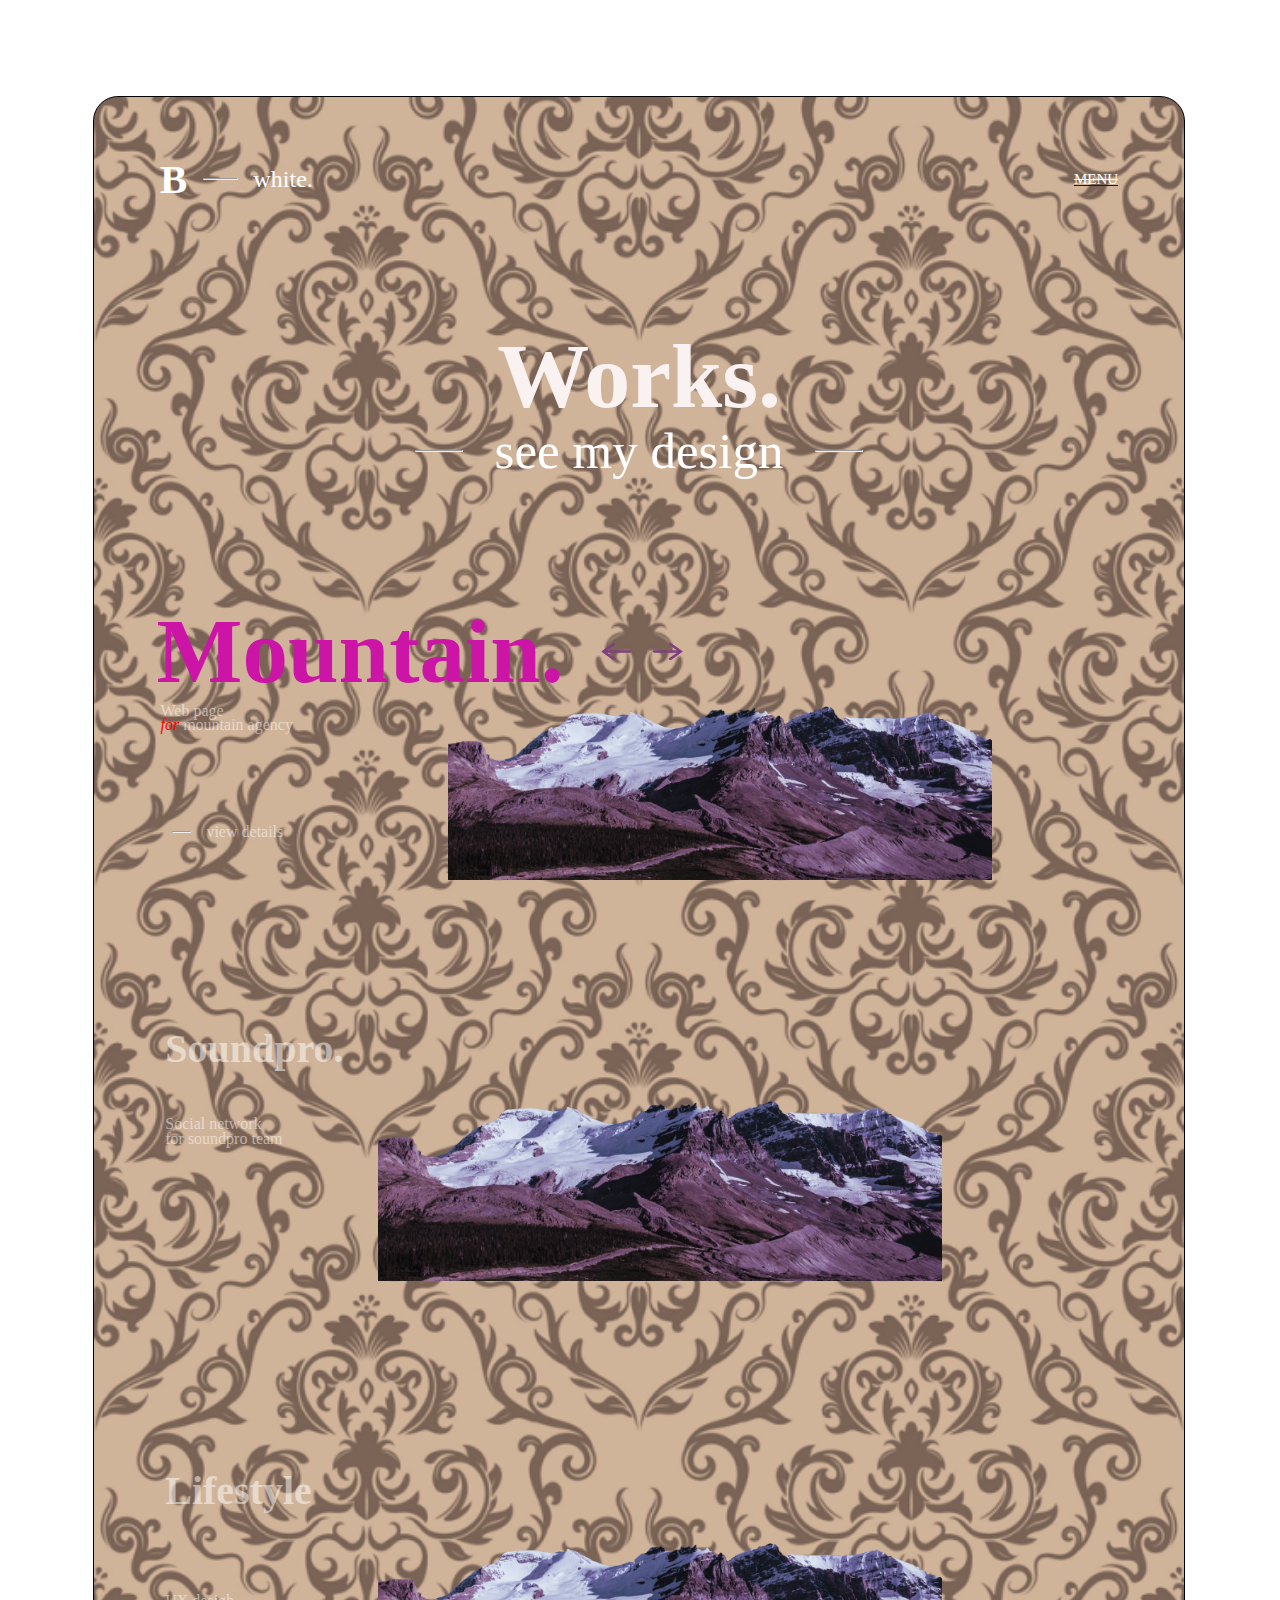
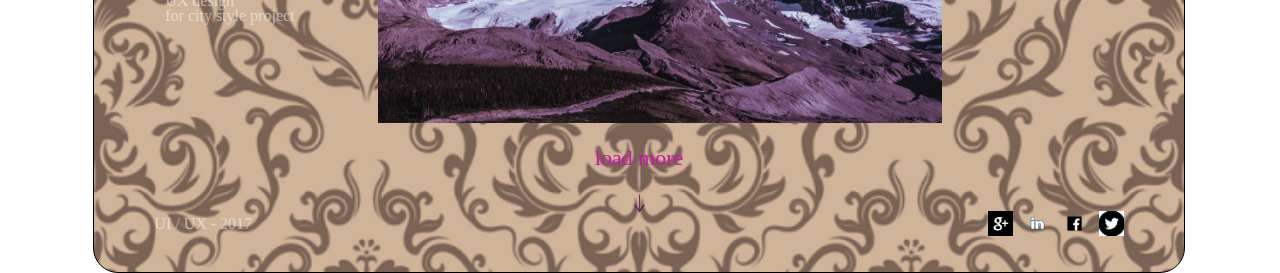
<file: index.html>
<!DOCTYPE html>
<html lang="en">

<head>
    <meta charset="UTF-8">
    <meta name="viewport" content="width=device-width, initial-scale=1.0">
    <meta http-equiv="X-UA-Compatible" content="ie=edge">
    <title>Document</title>
    <link rel="stylesheet" rel="text/css" href="style.css">
    <link rel="stylesheet" rel="text/css" href="style_tablet.css"
        media="screen and (max-width:1024px) and (min-width:768px) and (max-device-width:1024px) and (min-device-width:768px)">
    <link rel="stylesheet" rel="text/css" href="style_mobail.css"
        media="screen and (max-width:768px) and (min-width:480px) and (max-device-width:768px) and (min-device-width:480px)">
    <link rel="stylesheet" rel="text/css" href="style_mobail1.css"
        media="screen and (max-width:480px) and (min-width:240px) and (max-device-width:480px) and (min-device-width:240px)">
    <link rel="stylesheet" rel="text/css" href="normalize.css">
    <link href="https://fonts.googleapis.com/css?family=Pacifico&amp;subset=cyrillic" rel="stylesheet">
    <style>
        @import url('https://fonts.googleapis.com/css?family=Pacifico&subset=cyrillic');
    </style>
</head>

<body>
    <div class="wrap">

        <div class="header">

            <div class="header__flex">

                <h1 class="logotype">B</h1>
                <hr class="hr1">
                <p class="header__text1">white.</p>

            </div>

            <a href="index2.html">
                <p class="header__text2">MENU</p>
            </a>

        </div>

        <div class="main">

            <h1 class="main__text1">Works.</h1>

            <div class="flex__second">

                <hr class="hr2">
                <p class="text__1">see my design</p>
                <hr class="hr2">

            </div>

        </div>

        <div class="section1">

            <div class="section1__flex1">

                <h1 class="s1f1h1">Mountain.</h1>
                <div class="s1f1flrx">
                    <img src="left.png" class="left">
                    <img src="right.png" class="right">
                </div>

            </div>

            <div class="section1__flex2">

                <p class="s1f2p1">Web page</p>
                <p class="s1f2p2"><i class="s1f2p2_">for</i> mountain agency</p>

            </div>

            <div class="section1__flex3">

                <hr class="hr3">
                <p class="s1f3p1">view details</p>

            </div>

        </div>

        <img class="image1" src="2.png">

        <div class="section2">
            <div class="section2__flex1">
                <h1 class="s2f1h1">Soundpro.</h1>
                <div class="section2_flex1_">
                    <p class="s2f1p1">Social network</p>
                    <p class="s2f1p2">for soundpro team</p>
                </div>

            </div>

            <img class="image2" src="2.png">

        </div>

        <div class="section3">

            <div class="section3__flex1">

                <h1 class="s3f1h1">Lifestyle</h1>
                <div class="section3__flex1_">
                    <p class="s3f1p1">UX desigh</p>
                    <p class="s3f1p2">for city style project</p>

                </div>

            </div>

            <img class="image3" src="2.png">

        </div>

        <div class="flex__second4">
            <p class="text__8">load more</p>
            <img class="footer__png" src="7.png">

        </div>

        <div class="footer">
            <p class="footer__text">UI / UX - 2017</p>
            <div class="footer1__flex1">
                <img class="footer_img" src="3.png">
                <img class="footer_img" src="4.png">
                <img class="footer_img" src="5.png">
                <img class="footer_img" src="1.png">

            </div>
        </div>

    </div>

</body>

</html>
</file>
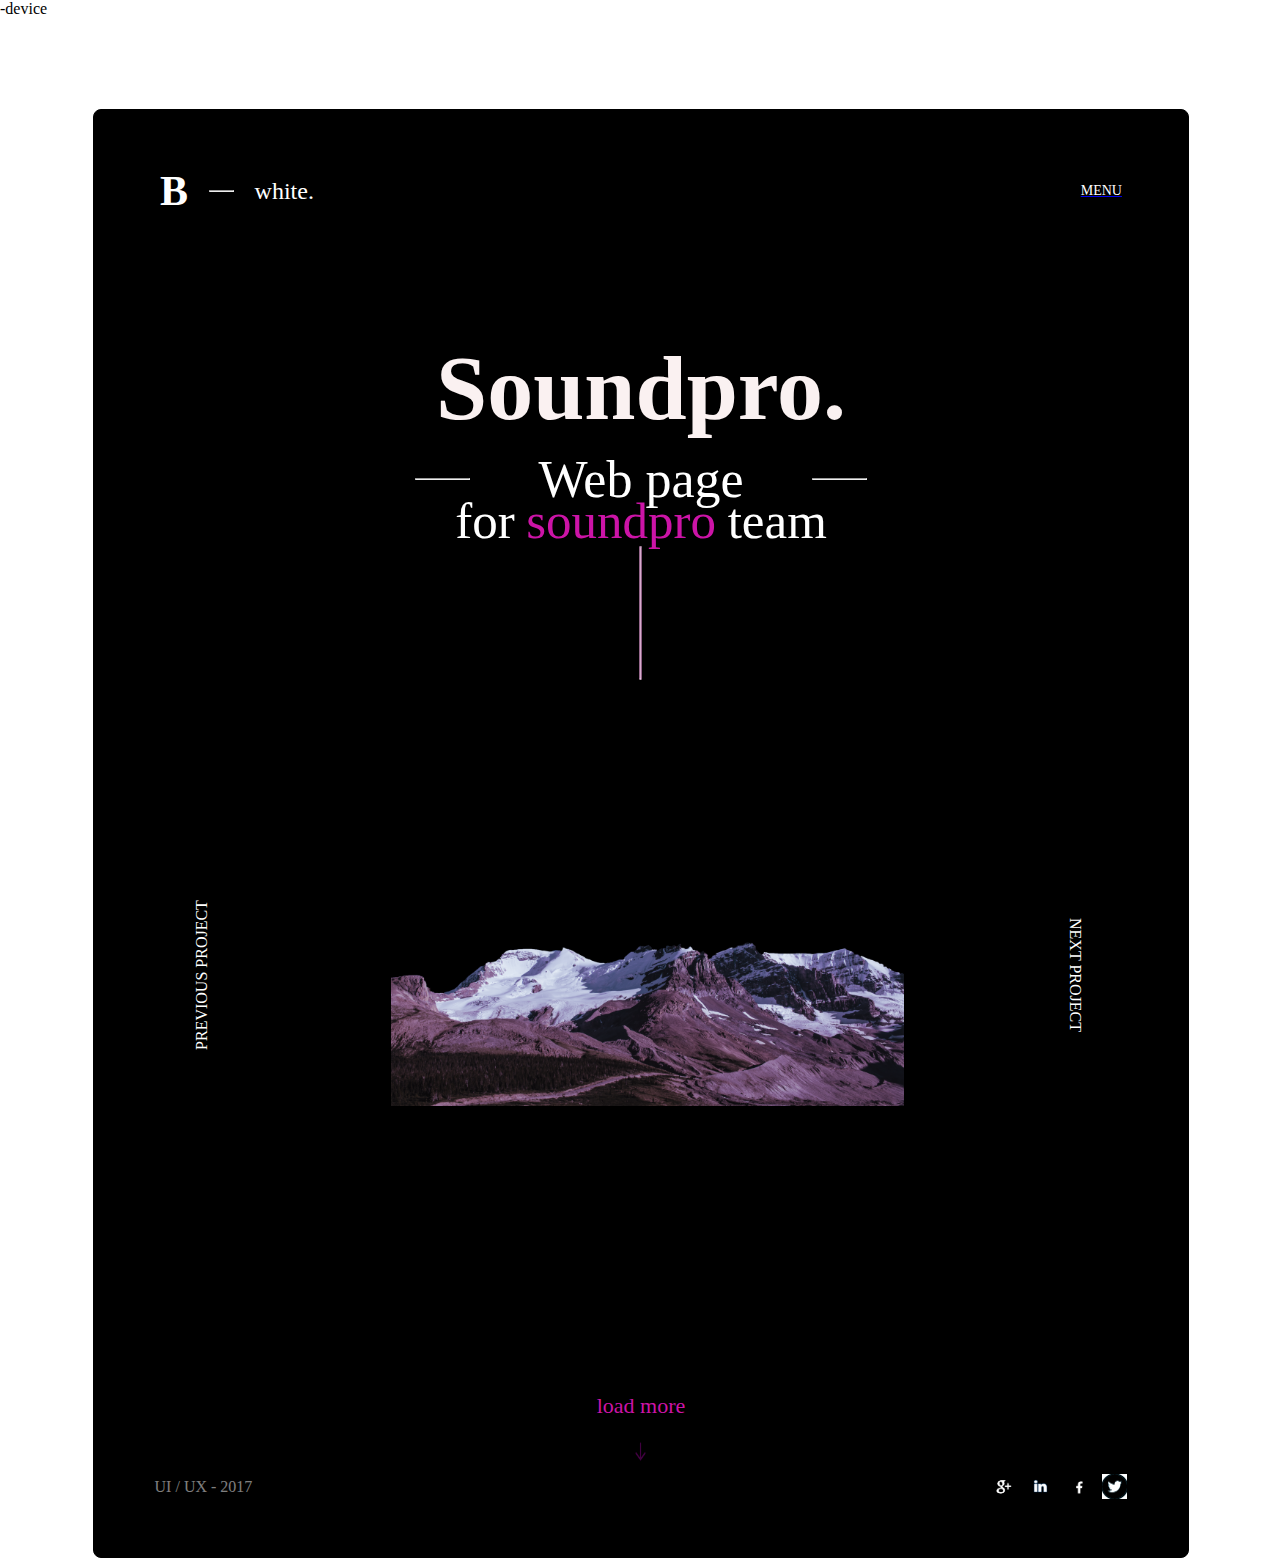
<file: index2.html>
-device<!DOCTYPE html>
<html lang="en">

<head>
    <meta charset="UTF-8">
    <meta name="viewport" content="width=device-width, initial-scale=1.0">
    <meta http-equiv="X-UA-Compatible" content="ie=edge">
    <title>Document</title>
    <link rel="stylesheet" rel="text/css" href="style2.css">
    <link rel="stylesheet" rel="text/css" href="style2_tablet.css"
        media="screen and (max-width:1024px) and (min-width:768px) and (max-device-width:1024px) and (min-device-width:768px)">
        <link rel="stylesheet" rel="text/css" href="style2_mobail.css"
        media="screen and (max-width:768px) and (min-width:480px) and (max-device-width:768px) and (min-device-width:480px)">
        <link rel="stylesheet" rel="text/css" href="style2_mobail2.css"
        media="screen and (max-width:480px) and (min-width:240px) and (max-device-width:480px) and (min-device-width:240px)">
    <link rel="stylesheet" rel="text/css" href="normalize.css">

</head>

<body>

    <div class="wrap">

        <div class="header">

            <div class="header__flex">

                <h1 class="B">B</h1>
                <hr class="hr1">
                <p class="header__text1">white.</p>

            </div>

            <a href="index3.html">
                <p class="header__text2">MENU</p>
            </a>

        </div>

        <div class="main">

            <h1 class="main__text1">Soundpro.</h1>

            <div class="flex__second">

                <hr class="hr2">
                <p class="text__1">Web page</p>
                <hr class="hr2">

            </div>

            <div class="flex__second2">

                <p class="text__2">for</p>
                <p class="text5">soundpro</p>
                <p class="text__2">team</p>

            </div>

        </div>

        <hr class="h__r">
        <div class="flex__second3">
            <p class="text__6">PREVIOUS PROJECT</p>
            <img class="picture1" src="2.png">
            <p class="text__7">NEXT PROJECT</p>

        </div>

        <div class="flex__second4">
            <p class="text__8">load more</p>
            <img class="footer__png" src="7.png">

        </div>

        <div class="footer">
            <p class="footer__text">UI / UX - 2017</p>
            <div class="footer1__flex1">
                <img class="footer_img" src="3.png">
                <img class="footer_img" src="4.png">
                <img class="footer_img" src="5.png">
                <img class="footer_img" src="1.png">

            </div>
        </div>

    </div>

</body>

</html>
</file>
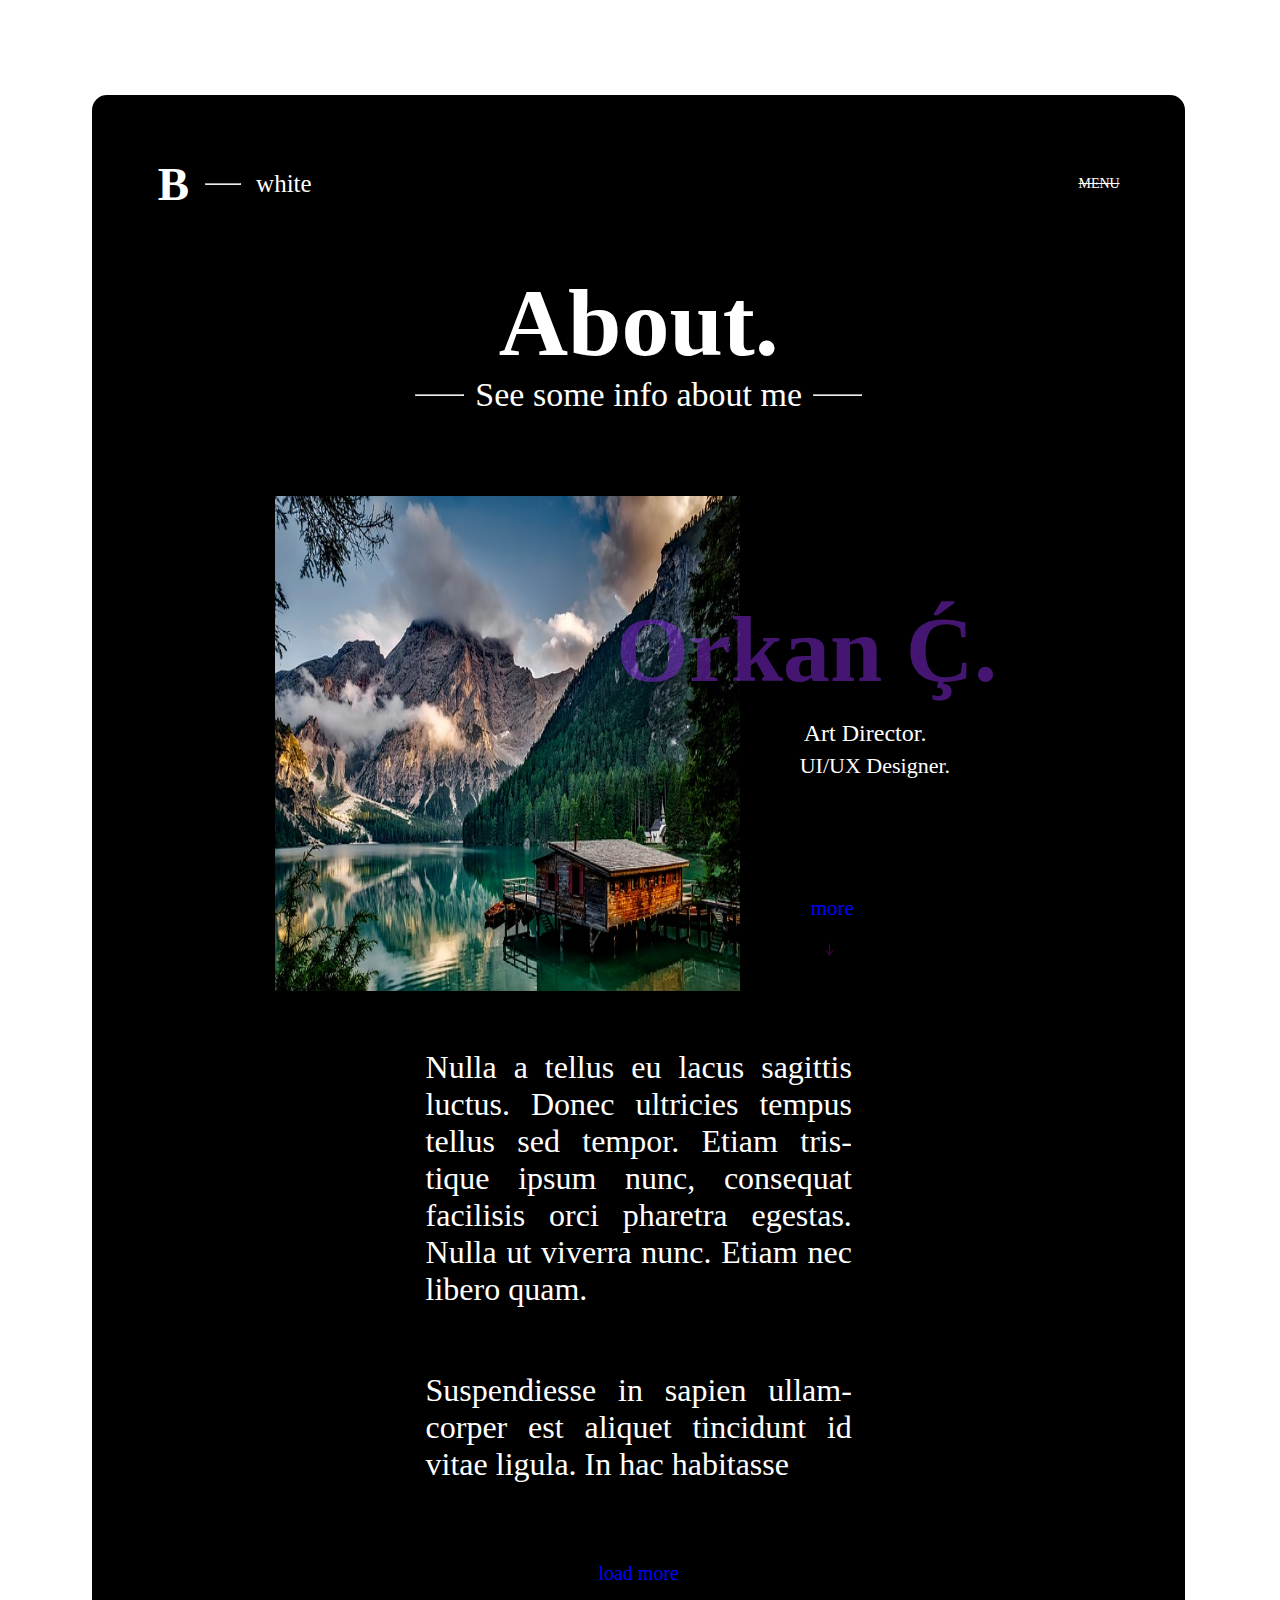
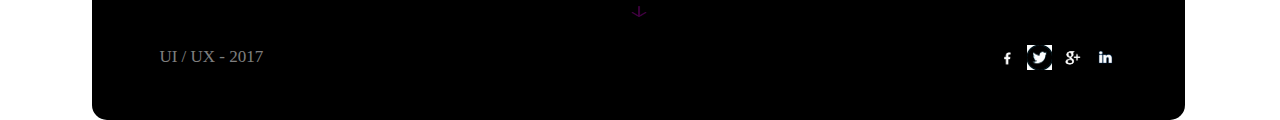
<file: index3.html>
﻿<!DOCTYPE html>
<html lang="en">

<head>
    <meta charset="UTF-8">
    <meta name="viewport" content="width=device-width, initial-scale=1.0">
    <meta http-equiv="X-UA-Compatible" content="ie=edge">
    <title>Document</title>
    <link rel="stylesheet" rel="text/css" href="style3.css">
    <link rel="stylesheet" rel="text/css" href="style3_tablet.css"
        media="screen and (max-width:1024px) and (min-width:768px) and (max-device-width:1024px) and (min-device-width:768px)">
        <link rel="stylesheet" rel="text/css" href="style3_mobail.css"
        media="screen and (max-width:768px) and (min-width:480px) and (max-device-width:768px) and (min-device-width:480px)">
        <link rel="stylesheet" rel="text/css" href="style3_mobail3.css"
        media="screen and (max-width:480px) and (min-width:240px) and (max-device-width:480px) and (min-device-width:240px)">
    <link rel="stylesheet" rel="text/css" href="normalize.css">
</head>

<body>
    <div class="wrap">
        <div class="header">
            <div class="header__flex">
                <h1 class="B">B</h1>
                <hr class="hr1">
                <p class="header__text1">white</p>

            </div>
            <p class="header__text2">MENU</p>

        </div>

        <div class="main">
            <h1 class="main__text1">About.</h1>
            <div class="flex__second">
                <hr class="hr2">
                <p class="text1">See some info about me</p>
                <hr class="hr2">
            </div>

        </div>
        <div class="flex">
            <h1 class="header__h1">Orkan Ḉ.</h1>
            <p class="text__1">Art Director.</p>
            <p class="text__2">UI/UX Designer.</p>


        </div>

        <img class="picture__1" src="8.jpg">

        <div class="flex1">
            <p class="text__3">more</p>
            <img class="picture__2" src="7.png">

        </div>
        <div class="flex2">
            <p class="text__4">Nulla a tellus eu lacus sagittis
                luctus. Donec ultricies tempus
                tellus sed tempor. Etiam tris-
                tique ipsum nunc, consequat
                facilisis orci pharetra egestas.
                Nulla ut viverra nunc. Etiam
                nec libero quam.
            </p>
            <p class="text__5">Suspendiesse in sapien ullam-
                corper est aliquet tincidunt id
                vitae ligula. In hac habitasse</p>

        </div>
        <div class="flex3">
            <p class="text__6">load more</p>
            <img class="picture__3" src="R.png">


        </div>
        <div class="footer">
            <p class="footer__text">UI / UX - 2017</p>
            <div class="footer1__flex1">
                <img class="footer_img" src="5.png">
                <img class="footer_img" src="1.png">
                <img class="footer_img" src="3.png">
                <img class="footer_img" src="4.png">

            </div>
        </div>



</body>

</html>
</file>
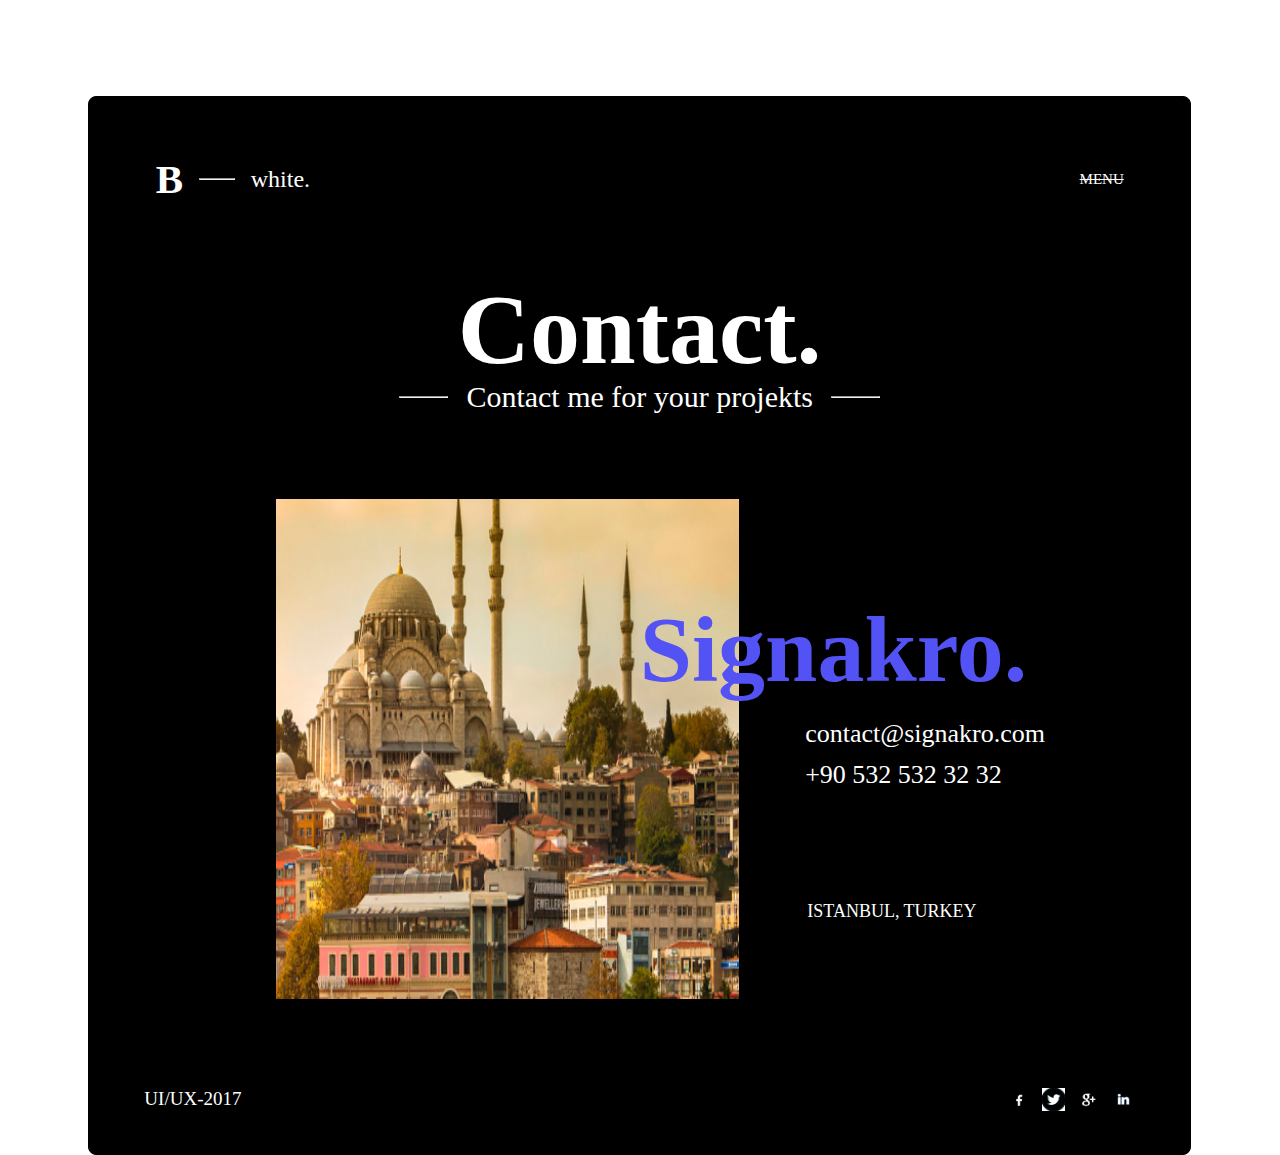
<file: index4.html>
<!DOCTYPE html>
<html lang="en">

<head>
    <meta charset="UTF-8">
    <meta name="viewport" content="width=device-width, initial-scale=1.0">
    <meta http-equiv="X-UA-Compatible" content="ie=edge">
    <title>Document</title>
    <link rel="stylesheet" type="text/css" media="screen" href="style4.css">
    <link rel="stylesheet" rel="text/css" href="style4_tablet.css"
        media="screen and (max-width:1024px) and (min-width:768px) and (max-device-width:1024px) and (min-device-width:768px)">
        <link rel="stylesheet" rel="text/css" href="style4_mobail.css"
        media="screen and (max-width:768px) and (min-width:480px)  and (max-device-width:768px) and (min-device-width:480px)">
        <link rel="stylesheet" rel="text/css" href="style4_mobail4.css"
        media="screen and (max-width:480px) and (min-width:240px) and (max-device-width:480px) and (min-device-width:240px)">
    <link rel="stylesheet" type="text/css" media="screen" href="normalize.css">
</head>

<body>

    <div class="wrap">
        <div class="blok">
            <div class="blok__flex">
                <h1 class="hb">B</h1>
                <hr class="hr">
                <p class="textp">white.</p>

            </div>
            <p class="textp__1">MENU</p>

        </div>
        <div class="blok1">
            <h1 class="header">Contact.</h1>
            <div class="blok1__flex">
                <hr class="hr1">
                <p class="textp__2">Contact me for your projekts</p>
                <hr class="hr1">

            </div>

        </div>

        <img class="picture" src="22.png">
        <div class="blok3">
            <h1 class="header1">Signakro.</h1>
            <div class="blok3__flex">
                <p class="text1">contact@signakro.com</p>
                <p class="text2">+90 532 532 32 32</p>
                <p class="text3">ISTANBUL, TURKEY</p>

            </div>


        </div>
        <div class="footer">
            <p class="text4">UI/UX-2017</p>
            <div class="footer__flex">
                <img class="picture__png" src="f.png">
                <img class="picture__png" src="t.png">
                <img class="picture__png" src="g.png">
                <img class="picture__png" src="i.png">

            </div>
        </div>

    </div>

</body>

</html>
</file>
<file: style.css>
@import url('https://fonts.googleapis.com/css?family=Pacifico&subset=cyrillic');

.wrap {
    width: 85.1%;
    margin-left: 7.3%;
    /* background-color: black; */
    background-image: url("111.png");
    background-size: 100% auto;
    text-align: center;
    height: 1775px;
    margin-top: 96px;
    border: 1px solid black;
    border-radius:25px;
    }

.header {
display: inline-flex;
flex-direction: row;
justify-content: space-between;
width: 87.95%;
height: 164px;
align-items: center;
}

.header__flex {
    display: inline-flex;
    flex-direction: row;
    justify-content: space-between;
    width: 15.95%;
    height:128px;
    align-items: center;
}

.logotype {
    color:white;
    font-size: 41px;
}

.hr1 {
    color: white;
    font-weight: bolder;
    width:22%;
}

.header__text1 {
    color: white;
    font-size: 24px;
}

.header__text2 {
    color: white;
    font-size: 15px;
    text-decoration-line: line-through;
}

.main__text1 {
    color: rgb(250, 241, 241);
    font-size: 92px;
    /* font-family: 'Pacifico', cursive; */

}

.main {
    display: flex;
    flex-direction: column;
    color: white;
    justify-content: space-around;
    width:100%;
    height:94px;
    align-items: center;
}

.flex__second {
    display: inline-flex;
    flex-direction: row;
    color: white;
    justify-content: space-between;
    width:47%;
    height: 14px;
    align-items: center;
    margin-top: -46px;
}

.text__1 {
    color: white;
    font-size: 51px;
}

.hr2 {
    color: white;
    width: 9%;
    
}

.section1 {
    display: flex;
    flex-direction: column;
    justify-content: space-between;
    text-align: left;
    width:48.5%;
    height: 233.3px;
    margin-top: 251px;
    margin-left: 5.7%;
    z-index: 5;
}

.s1f2p2_ {
    /* font-family: 'Pacifico', cursive; */
    color: red;
    /* font-size: 42px; */
    /* border: 1px solid yellowgreen;
    border-radius: 5px; */
}

.s1f1h1 {
    font-size: 91px;
    color: rgb(204, 20, 167);
    /* font-family: 'Pacifico', cursive; */
}

.s1f2p1 {
    font-size: 16px;
    color: rgba(255, 255, 255, 0.5);
}

.s1f2p2 {
    color: rgba(255, 255, 255, 0.5);
    width: 100%;
    margin-top: -20px;
}

.section1__flex1{
    display: inline-flex;
    flex-direction: row;
    justify-content: space-between;
    width:100%;
    height: 91px;
    align-items: center;
}

.section1__flex2{
    display: flex;
    flex-direction: column;
    justify-content: space-between;
    text-align: left;
    width:50%;
    height: 60px;
    margin-left: 0.75%;
    margin-top: -90px;
}

.section1__flex3{
    display: inline-flex;
    flex-direction: row;
    justify-content: space-between;
    text-align: left;
    width:24%;
    height: 14px;
    align-items: center;
}

.left, .right{
    width: 35px;
    height: 25px;
}

.s1f3p1{
    color: rgba(255, 255, 255, 0.5);
}

.hr3{
    width: 13%;
}

.image1{
    position: absolute;
    width: 42.5%;
    height: auto;
    top:603px;
    left:35%;
    z-index:3;
}

.section2 {
    display: inline-flex;
    flex-direction: row;
    justify-content: space-between;
    align-items: center;
    width: 87%;
    margin-top: 55px;
}

.section2__flex1 {
    display: flex;
    flex-direction: column;
    justify-content: space-between;
    width: 25%;
    height: 28px;
    text-align: left;
    margin-top: -151px;
}

.s2f1h1{
    font-size: 40px;
    color: rgba(255, 255, 255, 0.5);
}

.section2__flex1_ {
    display: flex;
    flex-direction: column;
    justify-content: space-between;
    width: 100%;
    height: 28px;
    text-align: left;
    margin-top: 35px;
}

.s2f1p1, .s2f1p2 {
    color: rgba(255, 255, 255, 0.5);
}

.s2f1p2 {
    margin-top: -19px;
}

.image2{
    margin-right: 18%;
    margin-top: 100px;
    width: 59.5%;
    height: auto;
}


.section3 {
    display: inline-flex;
    flex-direction: row;
    justify-content: space-between;
    align-items: center;
    width: 87%;
    margin-top: 55px;
}

.section3__flex1 {
    display: flex;
    flex-direction: column;
    justify-content: space-between;
    width: 25%;
    height: 28px;
    text-align: left;
    margin-top: -151px;
}

.s3f1h1{
    font-size: 40px;
    color: rgba(255, 255, 255, 0.5);
}

.section3__flex1_ {
    display: flex;
    flex-direction: column;
    justify-content: space-between;
    width: 100%;
    height: 28px;
    text-align: left;
    margin-top: 35px;
}

.s3f1p1, .s3f1p2 {
    color: rgba(255, 255, 255, 0.5);
}

.s3f1p2 {
    margin-top: -19px;
}

.image3{
    margin-right: 18%;
    margin-top: 100px;
    width: 59.5%;
    height: auto;
}


.footer {
    width: 89%;
    display: inline-flex;
    flex-direction: row;
    justify-content: space-between;
    align-items: center;
    margin-top: -15px;
}

.footer__text{
    color: rgba(255, 255, 255, 0.5);
}

.footer1__flex1 {
    width: 14%;
    display: inline-flex;
    flex-direction: row;
    justify-content: space-between;
}

.footer_img {
    width:25px;
    height: 25px;
}

.s1f1flrx {
        display: inline-flex;
    flex-direction: row;
    justify-content: space-between;
    width:16.3%;
    height: 42px;
    align-items: center;
}

.flex__second4 {
    display: flex;
    flex-direction: column;
    justify-content: space-between;
    align-items: center;
    width: 100%;
    height: 91px;
}

.text__8 {
    color: rgb(204, 20, 167);
    font-size: 22px;
}

.footer__png {
    width: 15px;
    height: 25px;
}
</file>
<file: style_tablet.css>
.main__text1{
    font-size: 45px;
}

.text__1{
    font-size: 25px;
}

.s1f1h1 {
    font-size: 45px;
}

.s2f1h1 {
    font-size: 20px;
}

.s3f1h1 {
    font-size: 20px;
}

.wrap {
    height: 1025px;
}

.section1 {
    margin-top: 37px;
}

.image1 {
    top: 430px;
}

.section2 {
    margin-top: -95px;
}

.section2__flex {
    margin-top: 0px;
}

.section3__flex1 {
    margin-top: -43px;
}

.section3 {
    margin-top: -75px;
}

.section2__flex1 {
    margin-top: 35px;
}
</file>
<file: style_mobail.css>
.header {
    width: 76.95%;

}

.header__flex {
    width: 35.95%;
}

.logotype  {
    font-size: 29px;
}

.main__text1 {
    font-size: 35px;
}

.flex__second {
    width: 80%;
    margin-top: -5px;
}

.text__1 {
    font-size: 34px;
}

.section1 {
margin-top: 70px;
}

.image1 {
    top: 454px;
    margin-left: 6%;

}

.s1f1h1 {
    font-size: 32px;
}

.left, .right {
    width: 27px;
    height: 16px;
}

.section1__flex2 {
    width: 67%;
}

.section1__flex3 {
    width: 55%;
    margin-left: -8%;

}

.section2 {
    width: 87%;
    margin-top: 27px;
}

.section2__flex1 {
    width: 35%;
}

.image2 {
    margin-top: 47px;
}

.section3 {
    margin-top: 27px;
}

.section3__flex1 {
    width: 39%;  
}


.footer {
    width: 67%;
}

.footer__text {
    margin-left: -20%;
}

.wrap {
    height: 1106px;
}
</file>
<file: style_mobail1.css>
.header {
    width: 62.95%;
    margin-top: -42px;

}

.header__flex {
    width: 60.95%;
    margin-left: -19%;
}

.logotype  {
    font-size: 18px;
}

.header__text1 {
    font-size: 17px;
}

.header__text2 {
    font-size: 12px;
    margin-left: 65%;
}

.main {
    margin-top: -36px;
}

.main__text1 {
    font-size: 28px;
}

.flex__second {
    width: 95%;
    margin-top: -32px;
}

.text__1 {
    font-size: 20px;
}

.section1 {
margin-top: 36px;
}

.image1 {
    top: 432px;
    margin-left: 13%;

}

.s1f1h1 {
    font-size: 22px;
}

.s2f1h1 {
    font-size: 22px;
}

.s1f2p2 {
    font-size: 13px;
}

.s1f2p1 {
    font-size: 13px;
}

.s1f3p1 {
    font-size: 12px;
    margin-top: -121px;

}

.hr3 {
    margin-top: -124px;
}

.left, .right {
    width: 27px;
    height: 16px;
}

.section1__flex2 {
    width: 135%;
}

.section1__flex3 {
    width: 92%;
    margin-left: -17%;


}

.section2 {
    width: 87%;
    margin-top: 0px;
}

.s2f1p1, .s2f1p2 {
    font-size: 12px;
}

.s3f1h1 {
    font-size: 23px;
}

.s3f1p1, .s3f1p2 {
    font-size: 12px;
}

.section2__flex1 {
    width: 50%;
}

.image2 {
    margin-top: -29px;
    margin-right: -3%;
    width: 50.5%;
}

.section3 {
    margin-top: 88px;
}

.section3__flex1 {
    width: 25%;  
    
}

.section3__flex1_ {
    width: 230%;
    margin-top: 0px;
    height: 50px;
    margin-left: -20%;
}


.footer {
    width: 67%;
}

.footer__text {
    margin-left: -20%;
}

.wrap {
    height: 772px;
}

.image3 {
    margin-right: 1%;
    width: 43.5%;
    margin-top: -14px;
}

.text__8 {
    font-size: 18px;
}

.footer__text {
    font-size: 11px;
}

.footer1__flex1 {
    width: 50%;
    
}
</file>
<file: style2.css>
.wrap {
    width: 85.4%;
    background-color: black;
    margin-left: 7.3%;
    margin-top: 7.1%;
    height: 1447px;
    border: 1px solid black;
    border-radius: 8px;
    text-align: center;
}

.B {
    font-size: 42px;
    color: white;
}

.header__flex {
    display: inline-flex;
    flex-direction: row;
    justify-content: space-between;
    align-items: center;
    width: 16%;
    height: 14px;
}

.header {
    display: inline-flex;
    flex-direction: row;
    justify-content: space-between;
    width: 88%;
    align-items: center;
    margin-top: 0px;
    height: 163px;
}

.hr1 {
    color: white;
    font-weight: bolder;
    width: 15%;
}

.header__text1 {
    color: white;
    font-size: 24px;
}

.header__text2 {
    color: white;
    font-size: 14px;
}

.main__text1 {
    color: rgb(250, 241, 241);
    font-size: 92px;
    

}

.text__1 {
    color: white;
    font-size: 52px;
}

.main {
    display: flex;
    flex-direction: column;
    color: white;
    justify-content: space-around;
    width:100%;
    height:160px;
    align-items: center;
}

.flex__second {
    display: inline-flex;
    flex-direction: row;
    color: white;
    justify-content: space-between;
    width:54%;
    height: 42px;
    align-items: center;
    margin-top: -44px;
}

.hr2 {
    color: white;
    width: 9%;
    
}

.text__2 {
    color: white;
    font-size: 51px;
}

.text5 {
    color:rgb(204, 20, 167);
    font-size: 51px;
}

.flex__second2 {
    display: inline-flex;
    flex-direction: row;
    color: white;
    justify-content: space-between;
    width:34%;
    height: 42px;
    align-items: center;
}

.h__r {
    width: 12%;
    background-color:rgb(204, 20, 167);
    color:rgb(204, 20, 167);
    margin-top: 179px;
    transform: rotateZ(90deg);
}

.flex__second3 {
    display: inline-flex;
    flex-direction: row;
    justify-content: space-between;
    width: 94%;
    height: 707px;
    align-items: center;
}

.picture1 {
    width: 50%;
    height: auto;
}

.text__6 {
    transform: rotateZ(-90deg);
    color: white;
}

.text__7 {
    transform: rotateZ(90deg);
    color: white;
    margin-right: 23px;
}

.footer {
    width: 89%;
    display: inline-flex;
    flex-direction: row;
    justify-content: space-between;
    align-items: center;
}

.footer__text{
    color: rgba(255, 255, 255, 0.5);
}

.footer1__flex1 {
    width: 14%;
    display: inline-flex;
    flex-direction: row;
    justify-content: space-between;
}

.footer_img {
    width:25px;
    height: 25px;
}

.s1f1flrx {
    display: inline-flex;
    flex-direction: row;
    justify-content: space-between;
    width:16.3%;
    height: 42px;
    align-items: center;
}

.flex__second4 {
    display: flex;
    flex-direction: column;
    justify-content: space-between;
    align-items: center;
    width: 100%;
    margin-top: 25px;
    height: 91px;
    margin-top: 42px;
}

.text__8 {
    color: rgb(204, 20, 167);
    font-size: 22px;
}

.footer__png {
    width: 15px;
    height: 25px;
}
</file>
<file: style2_tablet.css>
.B {
    font-size: 20px;
}

.header__text {
    font-size: 19px;
}

.header__flex {
    width: 16%;
}

.header__text1 {
    font-size: 20px;
}

.main__text1 {
    font-size: 45px;
}

.text__1 {
    font-size: 33px;
}

.main {
    height: 43px;
}

.flex__second {
    margin-top: -22px;
}

.flex__second2 {
    width: 48%;
}

.text__2 {
    font-size: 26px;
}

.flex__second2 {
    width: 33%;
}

.text5 {
    font-size: 30px;
}

.flex__second3 {
    width: 90%;
    height: 298px;
}

.wrap {
    height: 867px;
}
</file>
<file: style2_mobail.css>
.header__flex {
    width: 32%;
}

.B {
    font-size: 30px;
}

.main {
    height: 122px;
}

.main__text1 {
    font-size: 47px;
}

.flex__second  {
    width: 72%;
    margin-top: -32px;
}

.text__1 {
    font-size: 32px;
}

.flex__second2 {
    width: 58%;
    height: 19px;
}

.text__2 {
    font-size: 30px;
}

.text5 {
    font-size: 30px;
}

.h__r {
    width: 10%;
    margin-top: 50px;
}

.flex__second3 {
    height: 184px;
}

.flex__second4 {
    margin-top: 25px;
}

.text__6 {
    font-size: 12px;
}

.text__7{
    font-size: 12px;
}

.footer1__flex1 {
    width: 31%;
}

.footer {
    width: 95%;
}

.wrap {
    height: 688px;
}
</file>
<file: style2_mobail2.css>
.header__flex {
    width: 54%;
}

.header {
    margin-top: -46px;
}

.B {
    font-size: 23px;
}

.header__text1 {
    font-size: 20px;
}

.header__text2 {
    font-size: 12px;
}

.main {
    height: 122px;
}

.main__text1 {
    font-size: 24px;
    margin-top: -58px;
}

.flex__second  {
    width: 94%;
    margin-top: -59px;
}

.text__1 {
    font-size: 25px;
    margin-top: -38px;
}

.flex__second2 {
    width: 77%;
    height: 98px;
    margin-top: -149px;
}

.text__2 {
    font-size: 20px;
}

.text5 {
    font-size: 20px;
}

.hr2 {
    margin-top: -60px;
}

.h__r {
    width: 10%;
    margin-top: -10px;
}



.flex__second3 {
    height: 100px;
    margin-left: -6%;
}

.flex__second4 {
    margin-top: 25px;
}

.text__6 {
    font-size: 12px;
}

.text__7{
    font-size: 12px;
}

.footer1__flex1 {
    width: 49%;
}

.footer {
    width: 95%;
}

.wrap {
    height: 498px;
}

.footer__text {
    font-size: 10px;
}
</file>
<file: style3.css>
.wrap {
    width: 85.4%;
    background-color: black;
    text-align: center;
    margin-top: 95px;
    margin-left: 7.2%;
    height: 1625px;
    border-radius: 15px;
}

.header__flex {
    display: inline-flex;
    flex-direction: row;
    justify-content: space-between;
    align-items: center;
    width: 16%;
    height: 14px;
}

.header {
    display: inline-flex;
    flex-direction: row;
    justify-content: space-between;
    align-items: center;
    width: 88%;
    height: 178px;
}

.hr1 {
    color: white;
    font-weight: bolder;
    width: 22%;
}

.B {
    color: white;
    font-size: 47px;
}

.header__text1 {
    color: white;
    font-size: 25px;
}

.header__text2 {
    color: white;
    font-size: 14px;
    text-decoration-line: line-through; 
}

.main {
    display: flex;
    flex-direction: column;
    color: white;
    justify-content: space-between;
    width: 100%;
    height: 14px;
    align-items: center;
    margin-top: -70px;
}

.flex__second {
    display: inline-flex;
    flex-direction: row;
    color: white;
    font-size: 51px;
    width: 43%;
    height: 14px;
    align-items: center;
    margin-top: -55px;
}

.hr2 {
    color: white;
    width: 10%;
    
}



.main__text1 {
    color: white;
    font-size: 96px;
}

.text1 {
    color: white;
    font-size: 34px;
}

.picture__png {
    width: 41%;
    margin-left: -24%;
    margin-top: 322px;
}

.flex {
    display: flex;
    flex-direction: column;
    color: white;
    text-align: right;
    justify-content: space-between;
    width: 72%;
    height:99px; 
    margin-top: 315px;
    
}

.header__h1 {
    color: rgba(137, 43, 226, 0.5);
    font-size: 94px;
    margin-right: -15%;
    z-index: 99;
}

.text__1 {
    color: white;
    font-size: 24px;
    margin-right: -6%;
    margin-top: -46px;
}

.text__2 {
    color: white;
    font-size: 22px;
    margin-right: -9%;
    margin-top: -18px;
}

.picture__1 {
    width: 42.5%;
    margin-left: -24%;
    margin-top: -135px;
    height: 495px;
    z-index:0;
}

.flex1 {
    display: flex;
    flex-direction: column;
    color: white;
    text-align: right;
    justify-content: space-between;
    width: 69%;
    margin-top: -120px;

}

.text__3 {
    color: blue;
    font-size: 21px;

    margin-right: -1%;
}

.picture__2 {
    width: 1.5%;
    height: 15px;
    margin-left: 97%; 
}



.flex2 {
    width: 100%;
    display: flex;
    flex-direction: column;
    align-items: center;
    margin-top: 60px;
}

.text__4 {
    color: white;
    font-size: 32px;
    text-align: justify;
    width: 39%;
}

.text__5 { 
    color: white;
    font-size: 32px;
    text-align: justify;
    width: 39%;
}

.flex3 {
    display: flex;
    flex-direction: column;
    text-align: center;
    width: 100%;
    justify-content: space-between;
    margin-top: 64px;
}

.text__6 {
     color: blue;
     margin-top: -17px;
     margin-left: 0%;
     font-size: 20px;
}

.picture__3 {
    width: 2%;
    height: 13px;
    margin-left: 49%;
    margin-top: 0px;
}

.flex4 {
    display: inline-flex;
    flex-direction: row;
    justify-content: space-between;
    margin-top: -218px;
    margin-left: 53%;
    width: 1%;

}

.footer {
    width: 87.7%;
    display: inline-flex;
    flex-direction: row;
    justify-content: space-between;
    align-items: center;
    margin-top: 12px;
}

.footer__text{
    color: rgba(255, 255, 255, 0.5);
    font-size: 17px;
}

.footer_img {
    width:25px;
    height: 25px;
}

.footer1__flex1 {
    width: 13%;
    display:inline-flex;
    flex-direction: row;
    justify-content: space-between;
    align-items: center;

}
</file>
<file: style3_tablet.css>
.B {
    font-size: 20px;
}

.header__text1 {
    font-size: 18px;
}

.main__text1 {
    font-size: 50px;
}

.text1 {
    font-size: 22px;
}

.flex__second {
    margin-top: -14px;
    width: 50%;
}

.header__h1 {
    font-size: 50px;
}

.flex {
    width: 85%;
    height: 53px;
    margin-top: 270px;
}

.text__1 {
    font-size: 20px;
}

.text__2 {
    font-size: 19px;
}

.picture__1 {
    width: 61.5%;
    margin-left: -18%;
    margin-top: -135px;
    height: 353px;
}

.text__4 {
    font-size: 21px;
}

.text__5 {
    font-size: 22px;
}

.wrap {
    height: 1241px;
}
</file>
<file: style3_mobail.css>
.header__flex {
    width: 30%;
}

.B {
    font-size: 30px;
}

.header__text1 {
    font-size: 22px;
}

.main {
    margin-top: -77px;
}

.main__text1 {
    font-size: 46px;
}

.flex__second {
    width: 103%;
    margin-top: -23px;
}

.text1 {
    font-size: 22px;
}

.picture__1 {
    margin-top: -239px;
    height: 238px;
    width: 63%;
}

.header__h1 {
    font-size: 38px;
    margin-top: -104px;
    margin-right: -83px;
}

.text__1 {
    font-size: 18px;
    margin-right: -31%;
}

.text__2 {
    margin-top: -75px;
    margin-right: -37%;
    font-size: 17px;
}

.flex1 {
    margin-top: -12px;
    width: 85%;
}

.text__4 {
    width: 70%;
    font-size: 20px;
}

.text__5 {
    width: 69%;
    font-size: 20px;
}

.footer {
    width: 95.7%;
}

.footer1__flex1 {
    width: 32%;
}

.wrap {
    height: 1134px;
}
</file>
<file: style3_mobail3.css>
.header{
    margin-top: -53px;
}

.header__flex {
    width: 54%;
}

.B {
    font-size: 20px;
}

.header__text1 {
    font-size: 20px;
}

.header__text2 {
    font-size: 11px;
}


.main {
    margin-top: -77px;
}

.main__text1 {
    font-size: 30px;
}

.flex__second {
    width: 95%;
    margin-top: -17px;
}

.text1 {
    font-size: 14px;
}

.picture__1 {
    margin-top: -239px;
    height: 130px;
    width: 63%;
}

.header__h1 {
    font-size: 26px;
    margin-top: -7px;
    margin-right: -54px;
}

.text__1 {
    font-size: 10px;
    margin-right: -31%;
    
}

.text__2 {
    margin-top: -15px;
    margin-right: -38%;
    font-size: 9px;
}

.text__3 {
    font-size: 14px;
    margin-right: -5%;
}

.flex1 {
    margin-top: -12px;
    width: 85%;
}

.text__4 {
    width: 89%;
    font-size: 13px;
}

.text__5 {
    width: 95%;
    font-size: 14px;
}

.footer {
    width: 95.7%;
}

.footer1__flex1 {
    width: 32%;
}

.wrap {
    height: 698px;
}

.flex {
    margin-top: 105px;
}

.flex2 {
    margin-top: -4px;
}

.footer__text {
    font-size: 12px;
}

.footer1__flex1 {
    width: 48%;
}
</file>
<file: style4.css>
.wrap {
    width: 86%;
    background-color: black;
    height: 1057px;
    margin-left: 6.9%;
    margin-top: 96px;
    border: 1px solid black;
    border-radius: 8px;
    text-align: center;
}

.blok {
    display: inline-flex;
    flex-direction: row;
    justify-content: space-between;
    width: 87.95%;
    height: 164px;
    align-items: center;
}

.blok__flex {
    display: inline-flex;
    flex-direction: row;
    justify-content: space-between;
    width: 15.95%;
    height:128px;
    align-items: center;
}

.hb {
    color: white;
    font-size: 41px;
}

.hr {
    color: white;
    font-weight: bolder;
    width: 22%;
}

.textp {
    color: white;
    font-size: 24px;
}

.textp__1 {
    color: white;
    font-size: 15px;
    text-decoration-line: line-through;
}

.header {
    color: white;
    font-size: 100px;
    margin-top: 11px;
}

.blok1 {
    display: flex;
    flex-direction: column;
    color: white;
    justify-content: space-around;
    width:100%;
    height: 150px;
    align-items: center;
}

.blok1__flex {
    display: inline-flex;
    flex-direction: row;
    color: white;
    font-size: 30px;
    justify-content: space-between;
    width:47%;
    height: 52px;
    align-items: center;
    margin-top: -83px;
    
}

.hr1 {
    color: white;
    width: 9%;
    
}

.picture {
    margin-top: 88px;
    width: 42%;
    margin-left: -24%;
    height: 500px;
    
}

.header1 {
    color: rgb(82, 82, 245);
    font-size: 94px;
}

.blok3 {
    display: flex;
    flex-direction: column;
    justify-content: space-between;
    text-align: left;
    width:48.5%;
    height: 233.3px;
    margin-top: -471px;
    margin-left: 50%;
    z-index: 5;
}

.blok3__flex {
    display: flex;
    flex-direction: column;
    justify-content: space-between;
    width: 40%;
    font-size: 26px;
    margin-left: 31%;
    margin-top: -73px;
    
}

.text1 {
    color: white;
}

.text2 {
    margin-top: -15px;
    color: white;
}

.text3 {
    color: white;
    font-size: 18px; 
    margin-top: 85px;
    margin-left: 1%;
}

.text4 {
    color: white;
    font-size: 19px;
}

.footer {
    display: inline-flex;
    flex-direction: row;
    justify-content: space-between;
    margin-top: 304px;
    width: 90%;
    align-items: center;

}

.footer__flex {
    display: inline-flex;
    flex-direction: row;
    justify-content: space-between;
    width: 13%;
}

.picture__png {
    width: 23px;
    height: 23px;
}
</file>
<file: style4_tablet.css>
.hb {
    font-size: 21px;
}

.blok__flex {
    width: 18.95%;
}


.textp  {
    font-size: 19px;
}

.header {
    font-size: 50px;
    margin-top: -84px;
}

.blok1__flex {
    width: 73%;
    height: 45px;
    margin-top: -131px;
    font-size: 25px;
}

.header1 {
    font-size: 50px;
}


.blok3__flex {
    font-size: 16px;
    margin-top: -38px;
    margin-left: 38%;
}

.picture {
    margin-top: 56px;
    width: 60%;
    margin-left: -24%;
    height: 488px;
}

.wrap {
    height: 978px;

}
</file>
<file: style4_mobail.css>
.blok__flex {
    width: 31.95%;
}

.hb  {
    font-size: 30px;
}

.textp {
    font-size: 20px;
}

.textp__1 {
    font-size: 12px;
}

.header {
    font-size: 40px;
}

.blok1__flex {
    width: 93%;
}

.blok1__flex {
    font-size: 21px;
}
.blok1 {
    margin-top: -47px;
}

.picture {
    width: 67%;
    height: 228px;
    margin-top: 38px;
}

.header1 {
    font-size: 35px;
    margin-top: 283px;
    margin-left: 18%;
}

.blok3__flex {
    width: 100%;
    font-size: 12px;
    margin-left: 45%;
    margin-top: -31px;
}

.text3 {
    font-size: 11px;
    margin-top: 44px;
}

.footer {
    width: 96%;
}

.text4 {
    font-size: 13px;
}

.footer__flex {
    width: 22%;
}

.wrap {
    height: 640px;
}
</file>
<file: style4_mobail4.css>
.blok__flex {
    width: 52.95%;
    margin-top: 0px;
}

.blok {
   margin-top: -53px; 
}

.hb  {
    font-size: 20px;
}

.textp {
    font-size: 19px;
}

.textp__1 {
    font-size: 10px;
}

.header {
    font-size: 25px;
}

.blok1__flex {
    width: 93%;
}

.blok1__flex {
    font-size: 13px;
    width: 97%;
    margin-top: -104px;
}
.blok1 {
    margin-top: -75px;
}

.picture {
    width: 55%;
    height: 111px;
    margin-top: -27px;
    margin-left: -45%;
}

.header1 {
    font-size: 20px;
    margin-top: 362px;
    margin-left: -12%;
}

.blok3__flex {
    width: 100%;
    font-size: 12px;
    margin-left: 13%;
    margin-top: -20px;
}

.text2 {
    font-size: 10px;
}

.text3 {
    font-size: 11px;
    margin-top: 24px;
}

.footer {
    width: 96%;
    margin-top: 285px;
}

.text4 {
    font-size: 13px;
}

.footer__flex {
    width: 43%;
}

.wrap {
    height: 362px;
}
</file>
